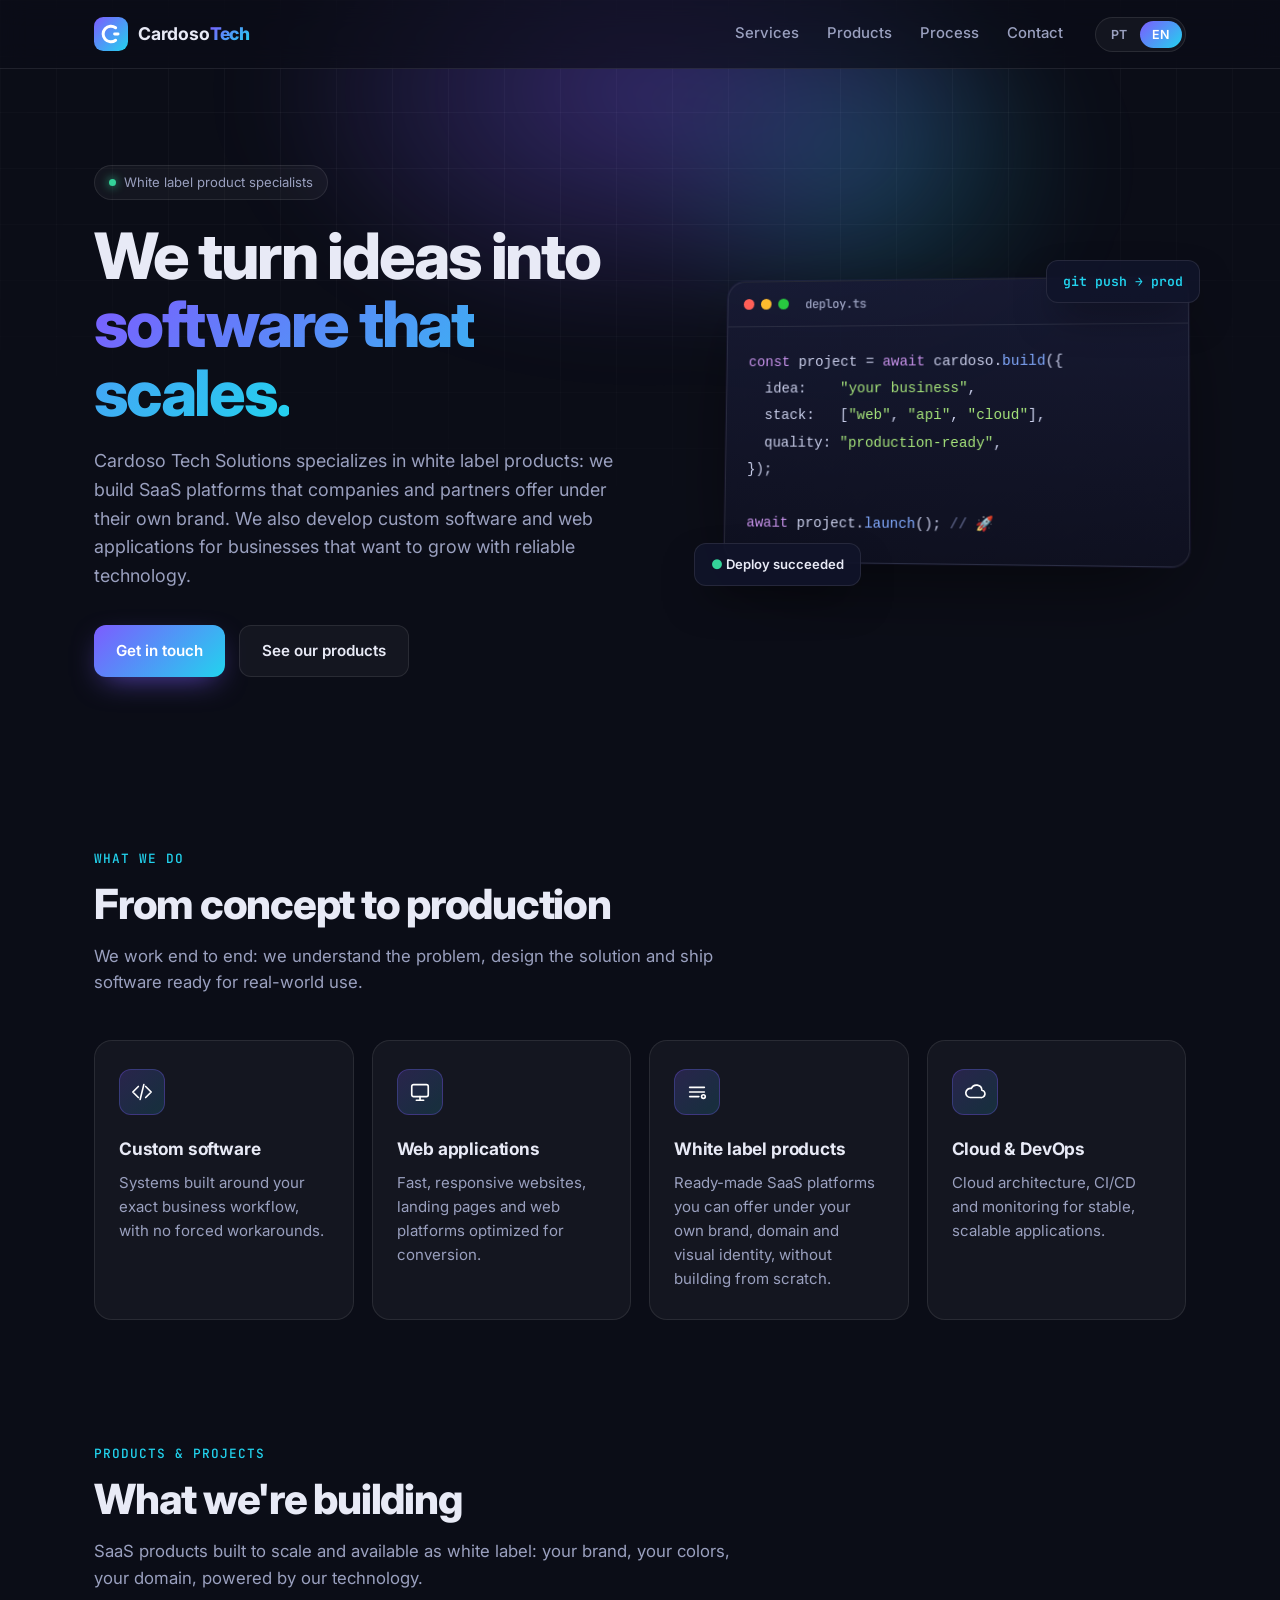
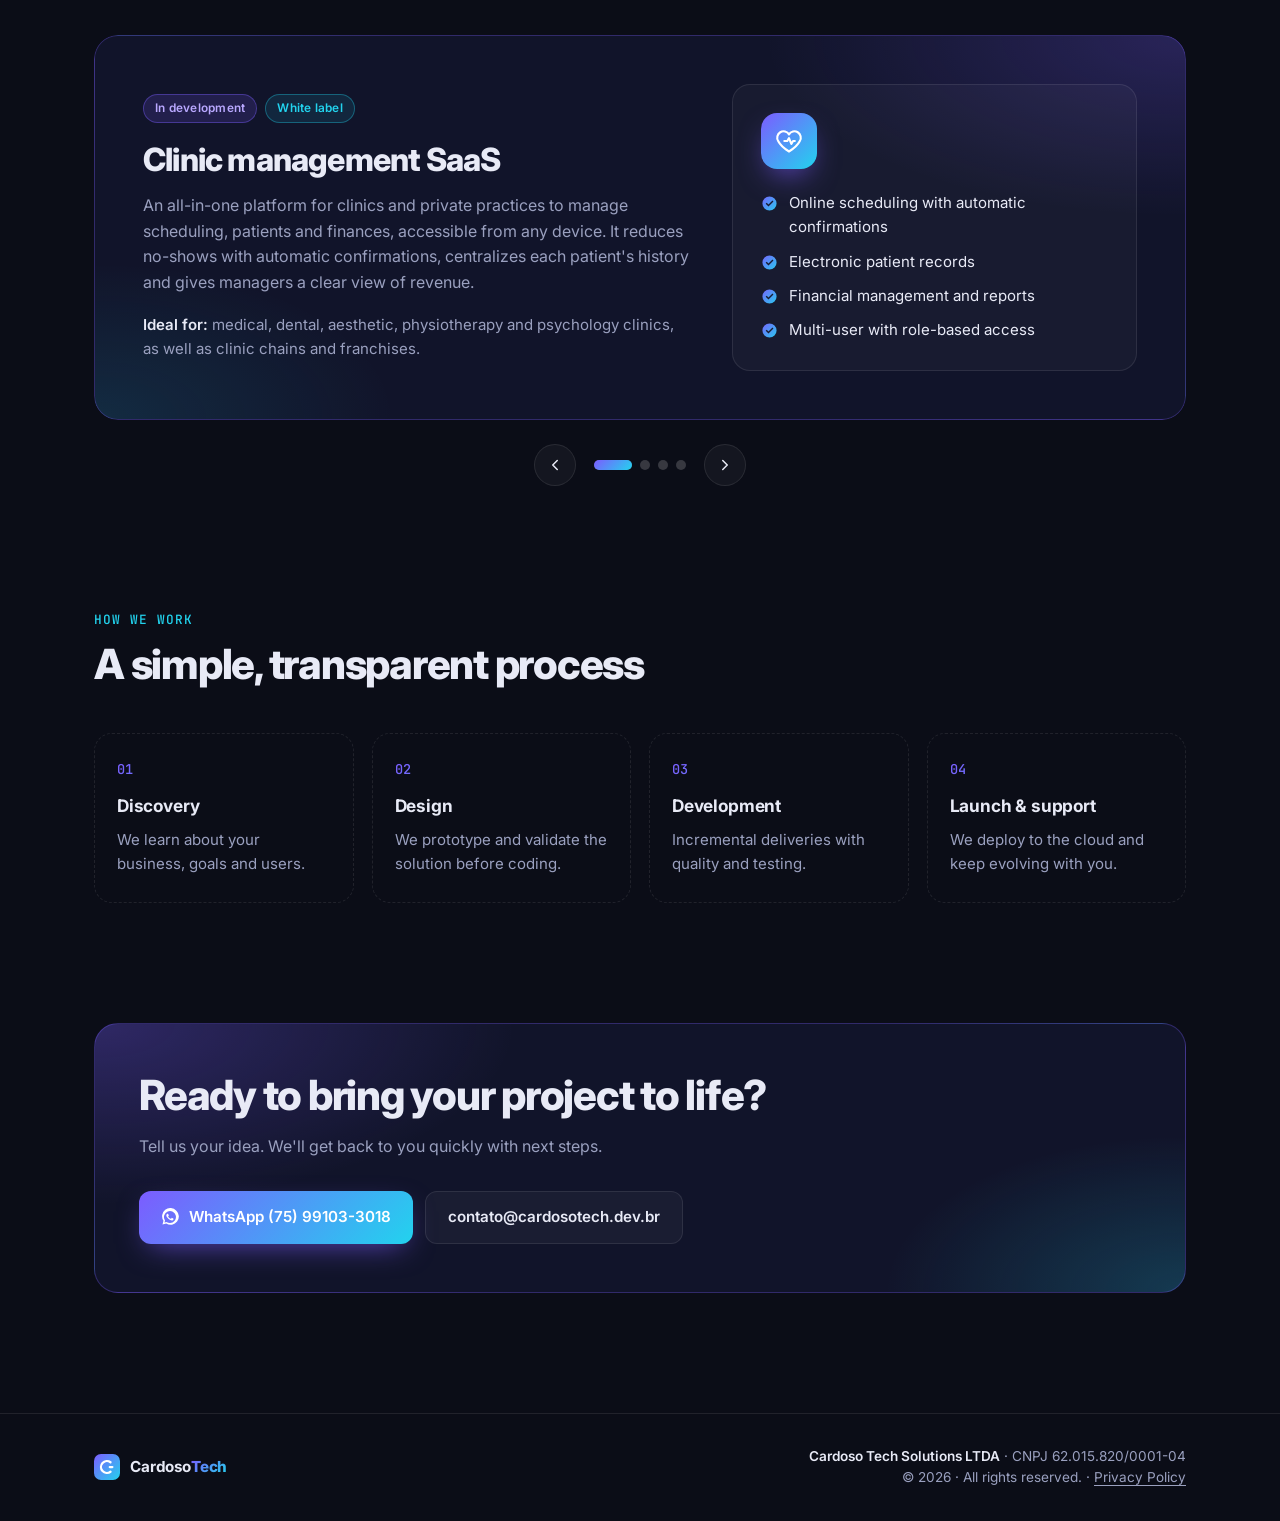
<file: index.html>
<!DOCTYPE html>
<html lang="pt-BR">
<head>
  <meta charset="UTF-8">
  <meta name="viewport" content="width=device-width, initial-scale=1.0">
  <title>Cardoso Tech Solutions | Software sob medida</title>
  <meta name="description" content="Cardoso Tech Solutions LTDA — especialistas em produtos SaaS white label, software sob medida e aplicações web.">
  <meta name="theme-color" content="#0B0D17">
  <meta property="og:title" content="Cardoso Tech Solutions">
  <meta property="og:description" content="Especialistas em produtos SaaS white label, software sob medida e aplicações web.">
  <meta property="og:type" content="website">
  <meta property="og:url" content="https://cardosotech.dev.br/">
  <link rel="canonical" href="https://cardosotech.dev.br/">
  <link rel="icon" type="image/svg+xml" href="assets/img/logo.svg">
  <link rel="preconnect" href="https://fonts.googleapis.com">
  <link rel="preconnect" href="https://fonts.gstatic.com" crossorigin>
  <link href="https://fonts.googleapis.com/css2?family=Inter:wght@400;500;600;700;800&family=JetBrains+Mono:wght@400;500&display=swap" rel="stylesheet">
  <link rel="stylesheet" href="assets/css/style.css">
</head>
<body>
  <div class="bg-grid" aria-hidden="true"></div>
  <div class="bg-glow" aria-hidden="true"></div>

  <header class="nav">
    <div class="container nav-inner">
      <a href="#top" class="brand" aria-label="Cardoso Tech Solutions">
        <img src="assets/img/logo.svg" alt="" width="34" height="34">
        <span>Cardoso<b>Tech</b></span>
      </a>
      <nav class="nav-links">
        <a href="#servicos" data-i18n="nav.services">Serviços</a>
        <a href="#produtos" data-i18n="nav.products">Produtos</a>
        <a href="#processo" data-i18n="nav.process">Processo</a>
        <a href="#contato" data-i18n="nav.contact">Contato</a>
      </nav>
      <div class="lang-switch" role="group" aria-label="Idioma / Language">
        <button type="button" data-lang="pt" aria-pressed="true">PT</button>
        <button type="button" data-lang="en" aria-pressed="false">EN</button>
      </div>
    </div>
  </header>

  <main id="top">
    <!-- Hero -->
    <section class="hero container">
      <div class="hero-text">
        <span class="badge"><span class="dot"></span><span data-i18n="hero.badge">Especialistas em produtos white label</span></span>
        <h1 data-i18n-html="hero.title">Transformamos ideias em <span class="grad">software que escala.</span></h1>
        <p class="lead" data-i18n="hero.lead">A Cardoso Tech Solutions é especialista em produtos white label: criamos plataformas SaaS que empresas e parceiros oferecem com a própria marca. Também desenvolvemos software sob medida e aplicações web para negócios que querem crescer com tecnologia confiável.</p>
        <div class="cta-row">
          <a class="btn btn-primary" href="#contato" data-i18n="hero.cta1">Fale com a gente</a>
          <a class="btn btn-ghost" href="#produtos" data-i18n="hero.cta2">Conheça nossos produtos</a>
        </div>
      </div>
      <div class="hero-visual" aria-hidden="true">
        <div class="code-card">
          <div class="code-top"><i></i><i></i><i></i><span>deploy.ts</span></div>
<pre><code><span class="k">const</span> project = <span class="k">await</span> cardoso.<span class="f">build</span>({
  idea:    <span class="s" data-i18n="hero.code">"seu negócio"</span>,
  stack:   [<span class="s">"web"</span>, <span class="s">"api"</span>, <span class="s">"cloud"</span>],
  quality: <span class="s">"production-ready"</span>,
});

<span class="k">await</span> project.<span class="f">launch</span>(); <span class="c">// 🚀</span></code></pre>
        </div>
        <div class="float-chip chip-a"><span class="ok">●</span> <span data-i18n="hero.chip1">Deploy concluído</span></div>
        <div class="float-chip chip-b mono">git push → prod</div>
      </div>
    </section>

    <!-- Services -->
    <section id="servicos" class="section container">
      <div class="section-head">
        <span class="eyebrow" data-i18n="services.eyebrow">O que fazemos</span>
        <h2 data-i18n="services.title">Do conceito ao produto em produção</h2>
        <p data-i18n="services.lead">Atuamos de ponta a ponta: entendemos o problema, desenhamos a solução e entregamos software pronto para uso real.</p>
      </div>
      <div class="cards">
        <article class="card">
          <div class="icon"><svg viewBox="0 0 24 24"><path d="M8 6 2 12l6 6M16 6l6 6-6 6M14 4l-4 16"/></svg></div>
          <h3 data-i18n="services.s1.t">Software sob medida</h3>
          <p data-i18n="services.s1.d">Sistemas desenvolvidos para o fluxo exato do seu negócio, sem adaptações forçadas.</p>
        </article>
        <article class="card">
          <div class="icon"><svg viewBox="0 0 24 24"><rect x="3" y="4" width="18" height="13" rx="2"/><path d="M8 21h8M12 17v4"/></svg></div>
          <h3 data-i18n="services.s2.t">Aplicações web</h3>
          <p data-i18n="services.s2.d">Sites, landing pages e plataformas web rápidas, responsivas e otimizadas para conversão.</p>
        </article>
        <article class="card">
          <div class="icon"><svg viewBox="0 0 24 24"><path d="M4 7h16M4 12h16M4 17h10"/><circle cx="19" cy="17" r="2"/></svg></div>
          <h3 data-i18n="services.s3.t">Produtos white label</h3>
          <p data-i18n="services.s3.d">Plataformas SaaS prontas para você oferecer com a sua marca, domínio e identidade visual, sem desenvolver do zero.</p>
        </article>
        <article class="card">
          <div class="icon"><svg viewBox="0 0 24 24"><path d="M7 18a5 5 0 1 1 1-9.9A6 6 0 0 1 19.5 10 4 4 0 0 1 18 18Z"/></svg></div>
          <h3 data-i18n="services.s4.t">Cloud & DevOps</h3>
          <p data-i18n="services.s4.d">Arquitetura em nuvem, CI/CD e monitoramento para aplicações estáveis e escaláveis.</p>
        </article>
      </div>
    </section>

    <!-- Products -->
    <section id="produtos" class="section container">
      <div class="section-head">
        <span class="eyebrow" data-i18n="products.eyebrow">Produtos & projetos</span>
        <h2 data-i18n="products.title">O que estamos construindo</h2>
        <p data-i18n="products.lead">Produtos SaaS prontos para escalar e disponíveis em white label: sua marca, suas cores, seu domínio, com a nossa tecnologia por trás.</p>
      </div>

      <div class="carousel" data-carousel role="region" aria-roledescription="carousel" aria-label="Produtos">
        <div class="car-track" tabindex="0">

          <article class="slide" role="group" aria-roledescription="slide">
            <div class="slide-body">
              <div class="slide-tags">
                <span class="tag tag-soon" data-i18n="products.tag.soon">Em desenvolvimento</span>
                <span class="tag tag-wl" data-i18n="products.tag.wl">White label</span>
              </div>
              <h3 data-i18n="products.p1.t">SaaS de gestão de clínicas</h3>
              <p data-i18n="products.p1.d">Plataforma completa para clínicas e consultórios organizarem agenda, pacientes e finanças em um só lugar, acessível de qualquer dispositivo. Reduz faltas com confirmações automáticas, centraliza o histórico de cada paciente e dá ao gestor uma visão clara do faturamento.</p>
              <p class="ideal"><strong data-i18n="products.ideal">Ideal para:</strong> <span data-i18n="products.p1.ideal">clínicas médicas, odontológicas, de estética, fisioterapia e psicologia, além de redes e franquias.</span></p>
            </div>
            <div class="slide-side">
              <div class="slide-icon"><svg viewBox="0 0 24 24"><path d="M12 21s-7-4.4-9.3-9A5.4 5.4 0 0 1 12 6.3 5.4 5.4 0 0 1 21.3 12C19 16.6 12 21 12 21Z"/><path d="M8 12h2.5l1.5-2.5 2 5 1.5-2.5H17"/></svg></div>
              <ul class="features">
                <li data-i18n="products.p1.f1">Agenda online e confirmação automática</li>
                <li data-i18n="products.p1.f2">Prontuário eletrônico do paciente</li>
                <li data-i18n="products.p1.f3">Controle financeiro e relatórios</li>
                <li data-i18n="products.p1.f4">Multiusuário com controle de acesso</li>
              </ul>
            </div>
          </article>

          <article class="slide" role="group" aria-roledescription="slide">
            <div class="slide-body">
              <div class="slide-tags">
                <span class="tag tag-soon" data-i18n="products.tag.soon">Em desenvolvimento</span>
                <span class="tag tag-wl" data-i18n="products.tag.wl">White label</span>
              </div>
              <h3 data-i18n="products.p3.t">Gestão de restaurantes & cardápio online</h3>
              <p data-i18n="products.p3.d">Sistema para restaurantes, bares e lanchonetes controlarem pedidos, mesas e estoque, com cardápio digital acessível por QR Code. O cliente faz o pedido pelo celular, a cozinha recebe na hora e o caixa fecha sem retrabalho.</p>
              <p class="ideal"><strong data-i18n="products.ideal">Ideal para:</strong> <span data-i18n="products.p3.ideal">restaurantes, bares, lanchonetes, food trucks e redes de franquias de alimentação.</span></p>
            </div>
            <div class="slide-side">
              <div class="slide-icon"><svg viewBox="0 0 24 24"><path d="M7 3v8M5 3v4a2 2 0 0 0 4 0V3M7 11v10M17 21V3c-2 1.5-3 4-3 7v3h3"/></svg></div>
              <ul class="features">
                <li data-i18n="products.p3.f1">Cardápio digital via QR Code</li>
                <li data-i18n="products.p3.f2">Pedidos por mesa, balcão e delivery</li>
                <li data-i18n="products.p3.f3">Controle de estoque e caixa</li>
                <li data-i18n="products.p3.f4">Relatórios de vendas</li>
              </ul>
            </div>
          </article>

          <article class="slide" role="group" aria-roledescription="slide">
            <div class="slide-body">
              <div class="slide-tags">
                <span class="tag tag-soon" data-i18n="products.tag.soon">Em desenvolvimento</span>
                <span class="tag tag-wl" data-i18n="products.tag.wl">White label</span>
              </div>
              <h3 data-i18n="products.p4.t">Gestão de eventos & venda de ingressos</h3>
              <p data-i18n="products.p4.d">Plataforma para produtores criarem eventos, venderem ingressos online e controlarem o acesso do público no dia. Do lançamento do primeiro lote ao check-in na portaria, tudo acompanhado em um único painel.</p>
              <p class="ideal"><strong data-i18n="products.ideal">Ideal para:</strong> <span data-i18n="products.p4.ideal">produtores de eventos, casas de show, organizadores de festas, congressos e ticketeiras regionais.</span></p>
            </div>
            <div class="slide-side">
              <div class="slide-icon"><svg viewBox="0 0 24 24"><path d="M3 8a2 2 0 0 0 2-2h14a2 2 0 0 0 2 2v2a2 2 0 0 0 0 4v2a2 2 0 0 0-2 2H5a2 2 0 0 0-2-2v-2a2 2 0 0 0 0-4Z"/><path d="M14 6v12" stroke-dasharray="2 2"/></svg></div>
              <ul class="features">
                <li data-i18n="products.p4.f1">Página do evento e venda online</li>
                <li data-i18n="products.p4.f2">Lotes e tipos de ingresso</li>
                <li data-i18n="products.p4.f3">Check-in por QR Code</li>
                <li data-i18n="products.p4.f4">Painel de vendas em tempo real</li>
              </ul>
            </div>
          </article>

          <article class="slide" role="group" aria-roledescription="slide">
            <div class="slide-body">
              <div class="slide-tags">
                <span class="tag tag-live" data-i18n="products.tag.live">Entregue</span>
              </div>
              <h3 data-i18n="products.p2.t">Landing pages & sites institucionais</h3>
              <p data-i18n="products.p2.d">Páginas modernas e de alta performance para profissionais e pequenos negócios apresentarem seus serviços e captarem clientes. Design sob medida, publicação na nuvem e contato direto pelo WhatsApp.</p>
              <p class="ideal"><strong data-i18n="products.ideal">Ideal para:</strong> <span data-i18n="products.p2.ideal">profissionais liberais, prestadores de serviço e pequenos negócios.</span></p>
            </div>
            <div class="slide-side">
              <div class="slide-icon"><svg viewBox="0 0 24 24"><rect x="3" y="4" width="18" height="16" rx="2"/><path d="M3 9h18M7 13h6M7 16h10"/></svg></div>
              <ul class="features">
                <li data-i18n="products.p2.f1">Design responsivo</li>
                <li data-i18n="products.p2.f2">SEO e carregamento rápido</li>
                <li data-i18n="products.p2.f3">Integração com WhatsApp</li>
              </ul>
            </div>
          </article>

        </div>

        <div class="car-controls">
          <button type="button" class="car-btn" data-prev aria-label="Anterior / Previous"><svg viewBox="0 0 24 24"><path d="m15 6-6 6 6 6"/></svg></button>
          <div class="car-dots" role="tablist"></div>
          <button type="button" class="car-btn" data-next aria-label="Próximo / Next"><svg viewBox="0 0 24 24"><path d="m9 6 6 6-6 6"/></svg></button>
        </div>
      </div>
    </section>

    <!-- Process -->
    <section id="processo" class="section container">
      <div class="section-head">
        <span class="eyebrow" data-i18n="process.eyebrow">Como trabalhamos</span>
        <h2 data-i18n="process.title">Um processo simples e transparente</h2>
      </div>
      <ol class="steps">
        <li><span class="num">01</span><h3 data-i18n="process.s1.t">Descoberta</h3><p data-i18n="process.s1.d">Entendemos o seu negócio, objetivos e usuários.</p></li>
        <li><span class="num">02</span><h3 data-i18n="process.s2.t">Design</h3><p data-i18n="process.s2.d">Prototipamos a solução e validamos antes de codar.</p></li>
        <li><span class="num">03</span><h3 data-i18n="process.s3.t">Desenvolvimento</h3><p data-i18n="process.s3.d">Entregas incrementais com qualidade e testes.</p></li>
        <li><span class="num">04</span><h3 data-i18n="process.s4.t">Lançamento & suporte</h3><p data-i18n="process.s4.d">Publicamos na nuvem e acompanhamos a evolução.</p></li>
      </ol>
    </section>

    <!-- Contact -->
    <section id="contato" class="section container">
      <div class="contact">
        <div>
          <h2 data-i18n="contact.title">Vamos tirar seu projeto do papel?</h2>
          <p data-i18n="contact.lead">Conte sua ideia. Respondemos rapidamente com os próximos passos.</p>
        </div>
        <div class="contact-actions">
          <a class="btn btn-primary" href="https://wa.me/5575991033018" target="_blank" rel="noopener">
            <svg viewBox="0 0 24 24" class="btn-ico"><path d="M20.5 3.5A11 11 0 0 0 3.3 17.1L2 22l5-1.3A11 11 0 0 0 20.5 3.5ZM12 20a8 8 0 0 1-4.1-1.1l-.3-.2-3 .8.8-2.9-.2-.3A8 8 0 1 1 12 20Zm4.4-6c-.2-.1-1.4-.7-1.7-.8-.2-.1-.4-.1-.5.1l-.8 1c-.1.2-.3.2-.5.1a6.6 6.6 0 0 1-3.3-2.9c-.2-.4.2-.4.7-1.3.1-.2 0-.3 0-.4l-.8-1.8c-.2-.5-.4-.4-.5-.4h-.5a.9.9 0 0 0-.6.3 2.7 2.7 0 0 0-.8 2 4.6 4.6 0 0 0 1 2.5 10.6 10.6 0 0 0 4 3.6c1.5.6 2.1.7 2.8.6a2.4 2.4 0 0 0 1.6-1.1 2 2 0 0 0 .1-1.1c0-.2-.2-.2-.4-.3Z" fill="currentColor" stroke="none"/></svg>
            WhatsApp (75) 99103-3018
          </a>
          <a class="btn btn-ghost" href="mailto:contato@cardosotech.dev.br">contato@cardosotech.dev.br</a>
        </div>
      </div>
    </section>
  </main>

  <footer class="footer">
    <div class="container footer-inner">
      <div class="brand small">
        <img src="assets/img/logo.svg" alt="" width="26" height="26">
        <span>Cardoso<b>Tech</b></span>
      </div>
      <div class="legal">
        <p><strong>Cardoso Tech Solutions LTDA</strong> · CNPJ 62.015.820/0001-04</p>
        <p>© <span id="year">2026</span> · <span data-i18n="footer.rights">Todos os direitos reservados.</span> · <a href="/privacidade" data-i18n="footer.privacy">Política de Privacidade</a></p>
      </div>
    </div>
  </footer>

  <script src="assets/js/i18n.js"></script>
  <script src="assets/js/carousel.js"></script>
</body>
</html>
</file>
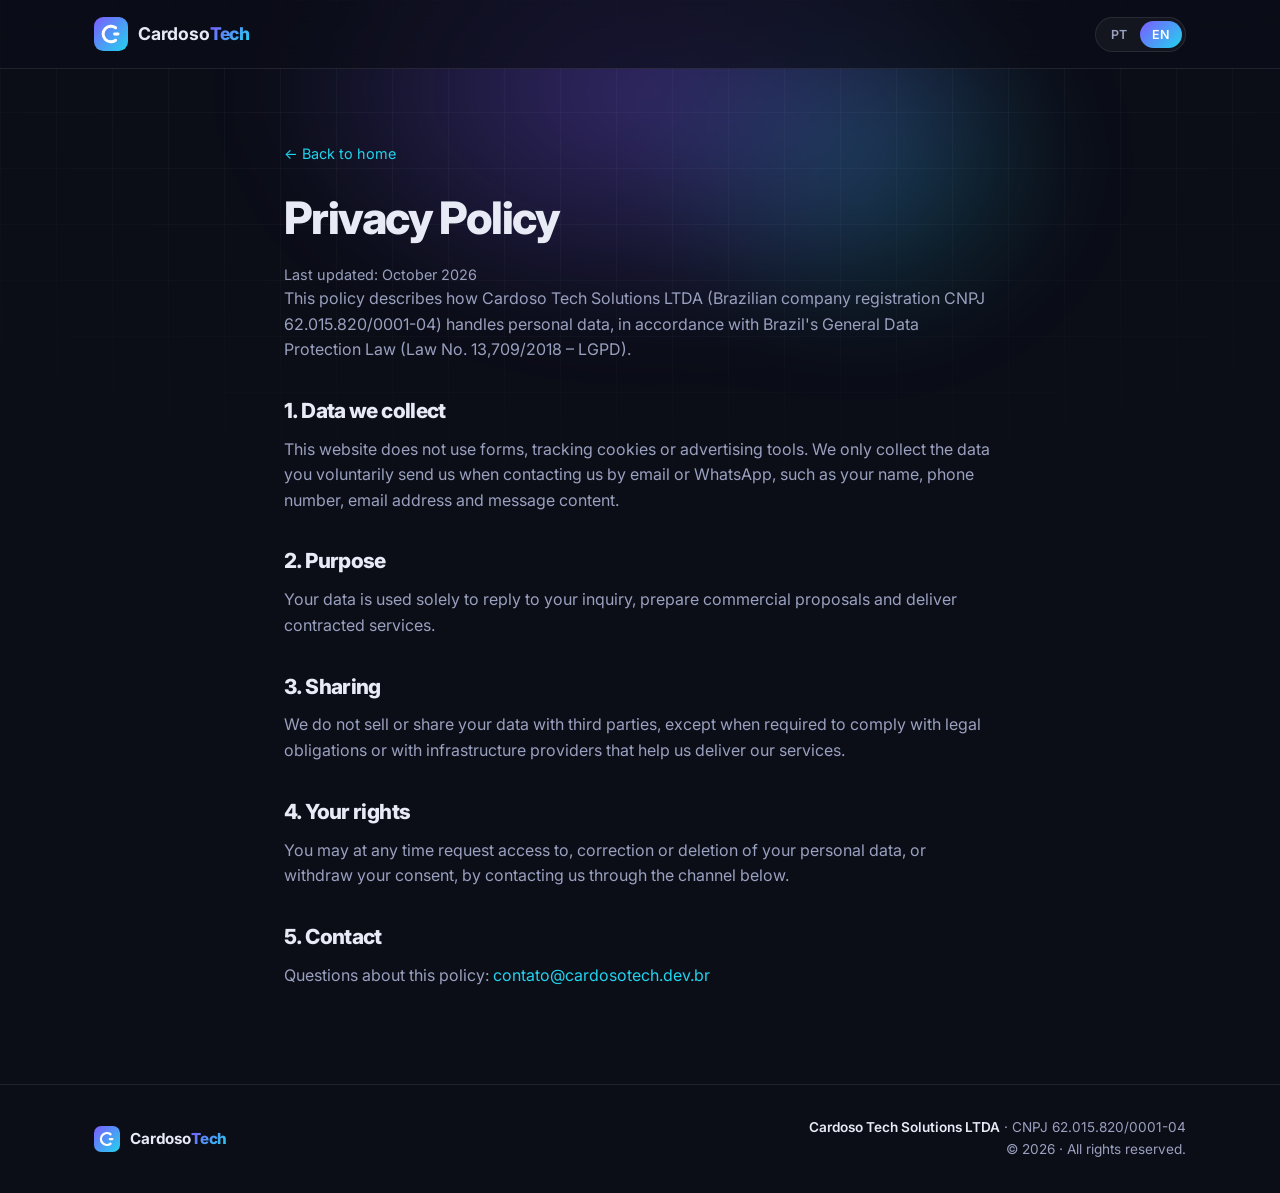
<file: privacidade.html>
<!DOCTYPE html>
<html lang="pt-BR">
<head>
  <meta charset="UTF-8">
  <meta name="viewport" content="width=device-width, initial-scale=1.0">
  <title>Política de Privacidade | Cardoso Tech Solutions</title>
  <meta name="theme-color" content="#0B0D17">
  <link rel="canonical" href="https://cardosotech.dev.br/privacidade">
  <link rel="icon" type="image/svg+xml" href="assets/img/logo.svg">
  <link rel="preconnect" href="https://fonts.googleapis.com">
  <link rel="preconnect" href="https://fonts.gstatic.com" crossorigin>
  <link href="https://fonts.googleapis.com/css2?family=Inter:wght@400;500;600;700;800&family=JetBrains+Mono:wght@400;500&display=swap" rel="stylesheet">
  <link rel="stylesheet" href="assets/css/style.css">
</head>
<body data-page="privacy">
  <div class="bg-grid" aria-hidden="true"></div>
  <div class="bg-glow" aria-hidden="true"></div>

  <header class="nav">
    <div class="container nav-inner">
      <a href="/" class="brand" aria-label="Cardoso Tech Solutions">
        <img src="assets/img/logo.svg" alt="" width="34" height="34">
        <span>Cardoso<b>Tech</b></span>
      </a>
      <div class="lang-switch" role="group" aria-label="Idioma / Language" style="margin-left:auto">
        <button type="button" data-lang="pt" aria-pressed="true">PT</button>
        <button type="button" data-lang="en" aria-pressed="false">EN</button>
      </div>
    </div>
  </header>

  <main class="container doc">
    <a class="back" href="/" data-i18n="privacy.back">← Voltar ao início</a>
    <h1 data-i18n="privacy.title">Política de Privacidade</h1>
    <p class="updated" data-i18n="privacy.updated">Última atualização: outubro de 2026</p>

    <p data-i18n="privacy.intro">Esta política descreve como a Cardoso Tech Solutions LTDA (CNPJ 62.015.820/0001-04) trata dados pessoais, em conformidade com a Lei Geral de Proteção de Dados (Lei nº 13.709/2018 – LGPD).</p>

    <h2 data-i18n="privacy.h1">1. Dados coletados</h2>
    <p data-i18n="privacy.p1">Este site não utiliza formulários, cookies de rastreamento ou ferramentas de publicidade. Coletamos apenas os dados que você nos envia voluntariamente ao entrar em contato por e-mail ou WhatsApp, como nome, telefone, e-mail e o conteúdo da mensagem.</p>

    <h2 data-i18n="privacy.h2">2. Finalidade</h2>
    <p data-i18n="privacy.p2">Os dados são usados exclusivamente para responder ao seu contato, elaborar propostas comerciais e prestar os serviços contratados.</p>

    <h2 data-i18n="privacy.h3">3. Compartilhamento</h2>
    <p data-i18n="privacy.p3">Não vendemos nem compartilhamos seus dados com terceiros, exceto quando necessário para cumprir obrigações legais ou com provedores de infraestrutura que nos auxiliam na prestação dos serviços.</p>

    <h2 data-i18n="privacy.h4">4. Seus direitos</h2>
    <p data-i18n="privacy.p4">Você pode, a qualquer momento, solicitar acesso, correção ou exclusão dos seus dados pessoais, bem como revogar seu consentimento, entrando em contato pelos canais abaixo.</p>

    <h2 data-i18n="privacy.h5">5. Contato</h2>
    <p><span data-i18n="privacy.p5">Dúvidas sobre esta política:</span> <a href="mailto:contato@cardosotech.dev.br" style="color:var(--cyan)">contato@cardosotech.dev.br</a></p>
  </main>

  <footer class="footer">
    <div class="container footer-inner">
      <div class="brand small">
        <img src="assets/img/logo.svg" alt="" width="26" height="26">
        <span>Cardoso<b>Tech</b></span>
      </div>
      <div class="legal">
        <p><strong>Cardoso Tech Solutions LTDA</strong> · CNPJ 62.015.820/0001-04</p>
        <p>© <span id="year">2026</span> · <span data-i18n="footer.rights">Todos os direitos reservados.</span></p>
      </div>
    </div>
  </footer>

  <script src="assets/js/i18n.js"></script>
</body>
</html>
</file>
<file: assets/css/style.css>
:root {
  --bg: #0B0D17;
  --bg-2: #11142A;
  --card: rgba(255, 255, 255, 0.04);
  --card-hover: rgba(255, 255, 255, 0.07);
  --border: rgba(255, 255, 255, 0.09);
  --text: #E8EAF6;
  --muted: #9AA0BF;
  --violet: #7C5CFF;
  --cyan: #22D3EE;
  --green: #34D399;
  --grad: linear-gradient(135deg, var(--violet), var(--cyan));
  --radius: 18px;
  --maxw: 1140px;
}

* { box-sizing: border-box; margin: 0; padding: 0; }
html { scroll-behavior: smooth; scroll-padding-top: 80px; }
body {
  font-family: "Inter", system-ui, -apple-system, Segoe UI, Roboto, sans-serif;
  background: var(--bg);
  color: var(--text);
  line-height: 1.6;
  -webkit-font-smoothing: antialiased;
  overflow-x: hidden;
}
a { color: inherit; text-decoration: none; }
img, svg { display: block; }
.container { width: 100%; max-width: var(--maxw); margin: 0 auto; padding: 0 24px; }
.mono { font-family: "JetBrains Mono", monospace; }

/* Background */
.bg-grid {
  position: fixed; inset: 0; z-index: -2; pointer-events: none;
  background-image:
    linear-gradient(rgba(255,255,255,.035) 1px, transparent 1px),
    linear-gradient(90deg, rgba(255,255,255,.035) 1px, transparent 1px);
  background-size: 56px 56px;
  mask-image: radial-gradient(ellipse 80% 60% at 50% 0%, #000 40%, transparent 100%);
}
.bg-glow {
  position: absolute; top: -260px; left: 50%; transform: translateX(-50%);
  width: 1100px; height: 700px; z-index: -1; pointer-events: none;
  background:
    radial-gradient(closest-side, rgba(124, 92, 255, .35), transparent 70%),
    radial-gradient(closest-side at 70% 60%, rgba(34, 211, 238, .22), transparent 70%);
  filter: blur(40px);
}

/* Nav */
.nav {
  position: sticky; top: 0; z-index: 50;
  backdrop-filter: blur(14px); -webkit-backdrop-filter: blur(14px);
  background: rgba(11, 13, 23, .65);
  border-bottom: 1px solid var(--border);
}
.nav-inner { display: flex; align-items: center; gap: 32px; height: 68px; }
.brand { display: flex; align-items: center; gap: 10px; font-weight: 700; font-size: 1.1rem; letter-spacing: -.01em; }
.brand b { font-weight: 800; background: var(--grad); -webkit-background-clip: text; background-clip: text; color: transparent; }
.brand.small { font-size: .95rem; }
.nav-links { display: flex; gap: 28px; margin-left: auto; }
.nav-links a { color: var(--muted); font-size: .93rem; font-weight: 500; transition: color .2s; }
.nav-links a:hover { color: var(--text); }

.lang-switch {
  display: flex; padding: 3px; border-radius: 999px;
  background: var(--card); border: 1px solid var(--border);
}
.lang-switch button {
  font: 600 .78rem "Inter", sans-serif; letter-spacing: .04em;
  color: var(--muted); background: transparent; border: 0;
  padding: 6px 12px; border-radius: 999px; cursor: pointer; transition: all .2s;
}
.lang-switch button[aria-pressed="true"] { background: var(--grad); color: #fff; }

/* Buttons */
.btn {
  display: inline-flex; align-items: center; gap: 10px;
  padding: 13px 22px; border-radius: 12px; font-weight: 600; font-size: .95rem;
  transition: transform .2s, box-shadow .2s, background .2s;
}
.btn:hover { transform: translateY(-2px); }
.btn-primary { background: var(--grad); color: #fff; box-shadow: 0 10px 30px -10px rgba(124, 92, 255, .7); }
.btn-primary:hover { box-shadow: 0 14px 36px -10px rgba(34, 211, 238, .7); }
.btn-ghost { background: var(--card); border: 1px solid var(--border); }
.btn-ghost:hover { background: var(--card-hover); }
.btn-ico { width: 18px; height: 18px; }

/* Hero */
.hero { display: grid; grid-template-columns: 1.1fr .9fr; gap: 56px; align-items: center; padding-top: 96px; padding-bottom: 72px; }
.badge {
  display: inline-flex; align-items: center; gap: 8px;
  padding: 6px 14px; border-radius: 999px; font-size: .82rem; color: var(--muted);
  background: var(--card); border: 1px solid var(--border);
}
.dot { width: 7px; height: 7px; border-radius: 50%; background: var(--green); box-shadow: 0 0 10px var(--green); }
h1 { font-size: clamp(2.4rem, 5.2vw, 4rem); line-height: 1.07; letter-spacing: -.035em; font-weight: 800; margin: 22px 0 20px; }
.grad { background: var(--grad); -webkit-background-clip: text; background-clip: text; color: transparent; }
.lead { font-size: 1.12rem; color: var(--muted); max-width: 540px; }
.cta-row { display: flex; flex-wrap: wrap; gap: 14px; margin-top: 34px; }

.hero-visual { position: relative; }
.code-card {
  background: linear-gradient(180deg, rgba(23, 26, 52, .9), rgba(14, 16, 32, .9));
  border: 1px solid var(--border); border-radius: var(--radius);
  box-shadow: 0 30px 80px -20px rgba(0, 0, 0, .6), 0 0 0 1px rgba(124, 92, 255, .08);
  overflow: hidden; transform: perspective(1200px) rotateY(-6deg) rotateX(3deg);
}
.code-top { display: flex; align-items: center; gap: 7px; padding: 14px 16px; border-bottom: 1px solid var(--border); }
.code-top i { width: 11px; height: 11px; border-radius: 50%; background: #3a3f63; }
.code-top i:nth-child(1) { background: #FF5F57; }
.code-top i:nth-child(2) { background: #FEBC2E; }
.code-top i:nth-child(3) { background: #28C840; }
.code-top span { margin-left: 10px; font: 500 .78rem "JetBrains Mono", monospace; color: var(--muted); }
pre { padding: 22px 22px 26px; overflow-x: auto; font: 400 .9rem/1.75 "JetBrains Mono", monospace; color: #C9CEEA; }
.k { color: #C792EA; } .f { color: #82AAFF; } .s { color: #A5E37A; } .c { color: #676E95; }

.float-chip {
  position: absolute; padding: 10px 16px; border-radius: 12px; font-size: .82rem; font-weight: 600;
  background: rgba(17, 20, 42, .92); border: 1px solid var(--border);
  box-shadow: 0 18px 40px -12px rgba(0, 0, 0, .6); animation: float 6s ease-in-out infinite;
}
.chip-a { bottom: -22px; left: -26px; }
.chip-b { top: -18px; right: -14px; color: var(--cyan); animation-delay: -3s; }
.ok { color: var(--green); }
@keyframes float { 50% { transform: translateY(-10px); } }

/* Sections */
.section { padding-top: 96px; padding-bottom: 24px; }
.section-head { max-width: 640px; margin-bottom: 44px; }
.eyebrow { font: 500 .8rem "JetBrains Mono", monospace; letter-spacing: .08em; text-transform: uppercase; color: var(--cyan); }
h2 { font-size: clamp(1.8rem, 3.4vw, 2.6rem); line-height: 1.15; letter-spacing: -.03em; font-weight: 800; margin: 10px 0 14px; }
.section-head p { color: var(--muted); font-size: 1.05rem; }

.cards { display: grid; grid-template-columns: repeat(4, 1fr); gap: 18px; }
.card {
  padding: 28px 24px; border-radius: var(--radius);
  background: var(--card); border: 1px solid var(--border);
  transition: transform .25s, background .25s, border-color .25s;
}
.card:hover, .card.in:hover { transform: translateY(-4px); background: var(--card-hover); border-color: rgba(124, 92, 255, .35); }
.icon {
  width: 46px; height: 46px; border-radius: 12px; display: grid; place-items: center; margin-bottom: 20px;
  background: linear-gradient(135deg, rgba(124, 92, 255, .2), rgba(34, 211, 238, .14));
  border: 1px solid rgba(124, 92, 255, .3);
}
.icon svg { width: 22px; height: 22px; fill: none; stroke: #fff; stroke-width: 1.8; stroke-linecap: round; stroke-linejoin: round; }
.card h3, .steps h3 { font-size: 1.08rem; font-weight: 700; letter-spacing: -.01em; margin-bottom: 8px; }
.card p, .steps p { color: var(--muted); font-size: .94rem; }

/* Products */
.carousel { position: relative; }
.car-track {
  position: relative; display: flex; gap: 18px;
  overflow-x: auto; scroll-snap-type: x mandatory; scroll-behavior: smooth;
  scrollbar-width: none; border-radius: 24px; outline: none;
}
.car-track::-webkit-scrollbar { display: none; }
.car-track:focus-visible { box-shadow: 0 0 0 2px var(--cyan); }
.slide {
  flex: 0 0 100%; scroll-snap-align: start;
  display: grid; grid-template-columns: 1.15fr .85fr; gap: 40px; align-items: center;
  padding: 48px; border-radius: 24px; border: 1px solid rgba(124, 92, 255, .3);
  background:
    radial-gradient(700px 300px at 100% 0%, rgba(124, 92, 255, .22), transparent 60%),
    radial-gradient(500px 260px at 0% 100%, rgba(34, 211, 238, .12), transparent 60%),
    var(--bg-2);
}
.slide-tags { display: flex; flex-wrap: wrap; gap: 8px; }
.slide h3 { font-size: clamp(1.5rem, 2.6vw, 2rem); line-height: 1.2; letter-spacing: -.025em; font-weight: 800; margin: 18px 0 14px; }
.slide p { color: var(--muted); font-size: 1rem; }
.slide .ideal { margin-top: 18px; font-size: .94rem; }
.slide .ideal strong { color: var(--text); font-weight: 600; }
.slide-side {
  padding: 28px; border-radius: var(--radius);
  background: rgba(255, 255, 255, .03); border: 1px solid var(--border);
}
.slide-side .features { margin-top: 0; }
.slide-icon {
  width: 56px; height: 56px; border-radius: 16px; display: grid; place-items: center; margin-bottom: 22px;
  background: var(--grad); box-shadow: 0 12px 30px -10px rgba(124, 92, 255, .8);
}
.slide-icon svg { width: 28px; height: 28px; fill: none; stroke: #fff; stroke-width: 1.8; stroke-linecap: round; stroke-linejoin: round; }

.car-controls { display: flex; align-items: center; justify-content: center; gap: 18px; margin-top: 24px; }
.car-btn {
  width: 42px; height: 42px; border-radius: 50%; display: grid; place-items: center; cursor: pointer;
  background: var(--card); border: 1px solid var(--border); color: var(--text); transition: background .2s, border-color .2s;
}
.car-btn:hover { background: var(--card-hover); border-color: rgba(124, 92, 255, .45); }
.car-btn svg { width: 18px; height: 18px; fill: none; stroke: currentColor; stroke-width: 2; stroke-linecap: round; stroke-linejoin: round; }
.car-dots { display: flex; gap: 8px; }
.car-dot {
  position: relative; width: 10px; height: 10px; padding: 0; border: 0; border-radius: 999px; cursor: pointer;
  background: rgba(255, 255, 255, .18); overflow: hidden; transition: width .35s ease;
}
.car-dot[aria-selected="true"] { width: 38px; }
.car-dot[aria-selected="true"]::after {
  content: ""; position: absolute; inset: 0; background: var(--grad); transform-origin: left;
  animation: car-progress var(--car-interval, 6s) linear forwards;
}
.carousel.paused .car-dot[aria-selected="true"]::after { animation-play-state: paused; }
.carousel.static .car-dot[aria-selected="true"]::after { animation: none; }
@keyframes car-progress { from { transform: scaleX(0); } to { transform: scaleX(1); } }
.tag { display: inline-block; padding: 4px 11px; border-radius: 999px; font-size: .74rem; font-weight: 600; letter-spacing: .02em; }
.tag-soon { background: rgba(124, 92, 255, .16); color: #B9A8FF; border: 1px solid rgba(124, 92, 255, .4); }
.tag-live { background: rgba(52, 211, 153, .12); color: var(--green); border: 1px solid rgba(52, 211, 153, .35); }
.tag-wl { background: rgba(34, 211, 238, .1); color: var(--cyan); border: 1px solid rgba(34, 211, 238, .35); }
.features { list-style: none; margin-top: 22px; display: grid; gap: 10px; }
.features li { position: relative; padding-left: 28px; font-size: .94rem; }
.features li::before {
  content: ""; position: absolute; left: 0; top: 4px; width: 17px; height: 17px; border-radius: 50%;
  background: var(--grad);
  -webkit-mask: url("data:image/svg+xml,%3Csvg xmlns='http://www.w3.org/2000/svg' viewBox='0 0 24 24'%3E%3Cpath d='M12 2a10 10 0 1 0 0 20 10 10 0 0 0 0-20Zm-1.4 14.2-4-4 1.4-1.4 2.6 2.6 5.6-5.6 1.4 1.4-7 7Z'/%3E%3C/svg%3E") center/contain no-repeat;
          mask: url("data:image/svg+xml,%3Csvg xmlns='http://www.w3.org/2000/svg' viewBox='0 0 24 24'%3E%3Cpath d='M12 2a10 10 0 1 0 0 20 10 10 0 0 0 0-20Zm-1.4 14.2-4-4 1.4-1.4 2.6 2.6 5.6-5.6 1.4 1.4-7 7Z'/%3E%3C/svg%3E") center/contain no-repeat;
}

/* Steps */
.steps { list-style: none; display: grid; grid-template-columns: repeat(4, 1fr); gap: 18px; counter-reset: s; }
.steps li { padding: 26px 22px; border-radius: var(--radius); border: 1px dashed var(--border); }
.num { display: block; font: 500 .85rem "JetBrains Mono", monospace; margin-bottom: 14px; }
.num { background: var(--grad); -webkit-background-clip: text; background-clip: text; color: transparent; }

/* Contact */
.contact {
  display: flex; align-items: center; justify-content: space-between; gap: 32px; flex-wrap: wrap;
  padding: 48px 44px; border-radius: 24px;
  background:
    radial-gradient(700px 300px at 0% 0%, rgba(124, 92, 255, .28), transparent 60%),
    radial-gradient(500px 260px at 100% 100%, rgba(34, 211, 238, .2), transparent 60%),
    var(--bg-2);
  border: 1px solid rgba(124, 92, 255, .3);
}
.contact h2 { margin-top: 0; }
.contact p { color: var(--muted); }
.contact-actions { display: flex; flex-wrap: wrap; gap: 12px; }

/* Footer */
.footer { margin-top: 96px; border-top: 1px solid var(--border); padding: 32px 0; }
.footer-inner { display: flex; align-items: center; justify-content: space-between; gap: 20px; flex-wrap: wrap; }
.legal { text-align: right; font-size: .85rem; color: var(--muted); }
.legal strong { color: var(--text); font-weight: 600; }
.legal a { text-decoration: underline; text-underline-offset: 3px; }
.legal a:hover { color: var(--text); }

/* Legal page */
.doc { max-width: 760px; padding-top: 72px; }
.doc h1 { font-size: clamp(2rem, 4vw, 2.8rem); }
.doc h2 { font-size: 1.3rem; margin-top: 36px; }
.doc p, .doc li { color: var(--muted); }
.doc ul { padding-left: 20px; margin-top: 8px; }
.doc .updated { font-size: .9rem; }
.back { display: inline-block; margin-bottom: 8px; color: var(--cyan); font-size: .9rem; }

/* Reveal animation */
.reveal { opacity: 0; transform: translateY(18px); transition: opacity .7s ease, transform .7s ease; }
.reveal.in { opacity: 1; transform: none; }

/* Responsive */
@media (max-width: 980px) {
  .hero { grid-template-columns: 1fr; padding-top: 64px; }
  .hero-visual { max-width: 520px; }
  .cards, .steps { grid-template-columns: repeat(2, 1fr); }
  .slide { grid-template-columns: 1fr; gap: 28px; padding: 36px; }
}
@media (max-width: 720px) {
  .nav-links { display: none; }
  .lang-switch { margin-left: auto; }
  .cards, .steps { grid-template-columns: 1fr; }
  .contact { padding: 34px 24px; }
  .slide { padding: 26px 22px; }
  .slide-side { padding: 22px; }
  .legal { text-align: left; }
  .chip-a { left: 8px; } .chip-b { right: 8px; }
  .code-card { transform: none; }
}
@media (prefers-reduced-motion: reduce) {
  * { animation: none !important; transition: none !important; }
  html { scroll-behavior: auto; }
  .reveal { opacity: 1; transform: none; }
}
</file>
